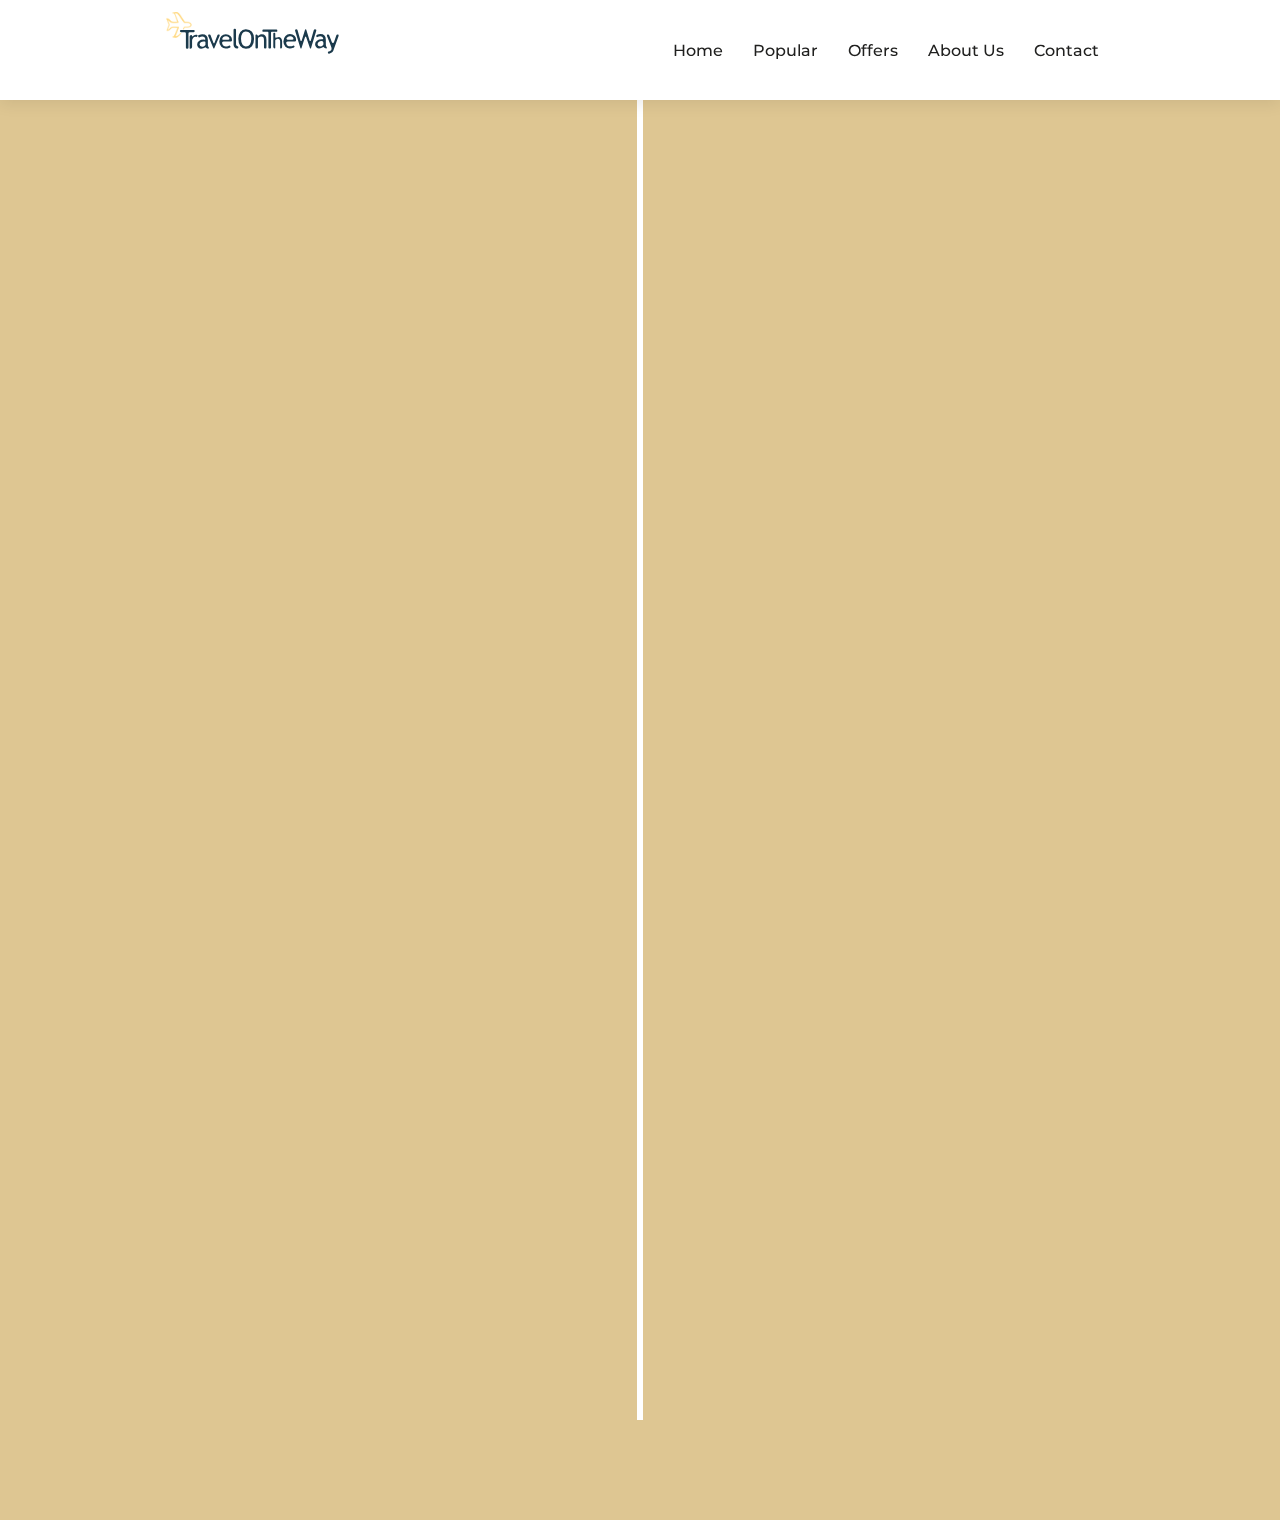
<file: iternary.html>
<!DOCTYPE html>
<html lang="en">
<head>
    <meta charset="UTF-8">
    <meta http-equiv="X-UA-Compatible" content="IE=edge">
    <meta name="viewport" content="width=device-width, initial-scale=1.0">
    <title>Bali Itinerary</title>
    <!--custom css link-->
    <link rel="stylesheet" type="text/css" href="css/iternary.css">
    <!--custom boxicons link-->
    <link rel="stylesheet" href="https://unpkg.com/boxicons@latest/css/boxicons.min.css">
    <!--custom google fonts link-->
    <link rel="preconnect" href="https://fonts.googleapis.com">
    <link rel="preconnect" href="https://fonts.gstatic.com" crossorigin>
    <link href="https://fonts.googleapis.com/css2?family=Montserrat:wght@300;400;500;600;700;800;900&display=swap" rel="stylesheet">
</head>
<body>

    <!--Start Header-->
    <header class="sticky">
        <a href="./afterSign.html" class="logo">
            <img src="img/towLogo.svg">
        </a>

        <ul class="navbar">
            <li><a href="./afterSign.html">Home</a></li>
            <li><a href="./afterSign.html">Popular</a></li>
            <li><a href="./afterSign.html">Offers</a></li>
            <li><a href="./afterSign.html">About Us</a></li>
            <li><a href="./afterSign.html">Contact</a></li>
        </ul>
    </header>
    <!--End Header-->

    <div class="timeline">
        <div class="container left-container">
            <img src="img/maps-and-flags.png" alt="">
            <div class="text-box">
                <h2>Bali</h2>
                <small>Description</small>
                <p>Dalam itinerari ini, kami akan memastikan Anda menikmati pengalaman tak terlupakan di Bali. 
                Bersiaplah untuk mengeksplorasi keajaiban alam, memanjakan lidah dengan kuliner khas Bali, dan 
                mengalami keramahan hangat penduduk lokal. Selamat datang di Bali, di mana petualangan menunggu Anda!</p>
                <span class="left-container-arrow"></span>
            </div>
        </div>

        <div class="container right-container">
            <img src="img/number-1.png" alt="">
            <div class="text-box">
                <h2>Hari Pertama</h2>
                <small>Description</small>
                <p><b>1. Pagi (8:00):</b><br>
                Tiba di Bandara Ngurah Rai dan transfer ke hotel.<br>
                <b>2. Siang (10:00):</b><br>
                Kunjungi Pura Tanah Lot (perjalanan sekitar 1 jam dari Bandara). <br>
                <b>3. Sore (14:00):</b><br> 
                Jelajahi Pantai Kuta dan nikmati matahari terbenam (perjalanan sekitar 30 menit dari Pura Tanah Lot).<br>
                <b>4. Malam (19:00):</b><br>
                Makan malam di warung makan lokal (waktu tergantung pada preferensi Anda).</p>
                <span class="right-container-arrow"></span>
            </div>
        </div>

        <div class="container left-container">
            <img src="img/number-2.png" alt="">
            <div class="text-box">
                <h2>Hari Ke Dua</h2>
                <small>Description</small>
                <p><b>1. Pagi (8:00):</b><br>
                    Kunjungi Pura Besakih (perjalanan sekitar 2 jam dari hotel).<br>
                    <b>2. Siang (11:00):</b><br>
                    Kunjungi Desa Ubud dan eksplorasi Monkey Forest (perjalanan sekitar 1 jam dari Pura Besakih).<br>
                    <b>3. Sore (15:00):</b><br> 
                    Jelajahi Tegalalang Rice Terrace (perjalanan sekitar 30 menit dari Desa Ubud).<br>
                    <b>4. Malam (19:00):</b><br>
                    Kembali ke hotel dan nikmati fasilitas hotel atau pijat Bali.</p>
                <span class="left-container-arrow"></span>
            </div>
        </div>

        <div class="container right-container">
            <img src="img/number-3.png" alt="">
            <div class="text-box">
                <h2>Hari Ke Tiga</h2>
                <small>Description</small>
                <p><b>1. Pagi (7:00):</b><br>
                    Persiapan check-out dari Hotel.<br>
                    <b>2. Pagi (8:30):</b><br>
                    Kunjungi Pura Ulun Danu Bratan (perjalanan sekitar 1,5 jam dari hotel).<br>
                    <b>3. Siang (10:30):</b><br> 
                    Kunjungi Pasar Tradisional Sukawati untuk belanja oleh-oleh (perjalanan sekitar 30 menit dari Pura Ulun Danu Bratan).<br>
                    <b>4. Siang (12:30):</b><br>
                    Makan siang di warung makan lokal (waktu tergantung pada preferensi Anda).<br>
                    <b>5. Siang (14:00):</b><br>
                    Menuju bandara untuk keberangkatan.<br>
                    <b>6. Sore (16:00):</b><br>
                    Berangkat ke tempat asal</p>
                <span class="right-container-arrow"></span>
            </div>
        </div>
    </div>

    <!--custom js link-->
    <script type="text/JavaScript" src="js/script.js"></script>
</body>
</html>
</file>
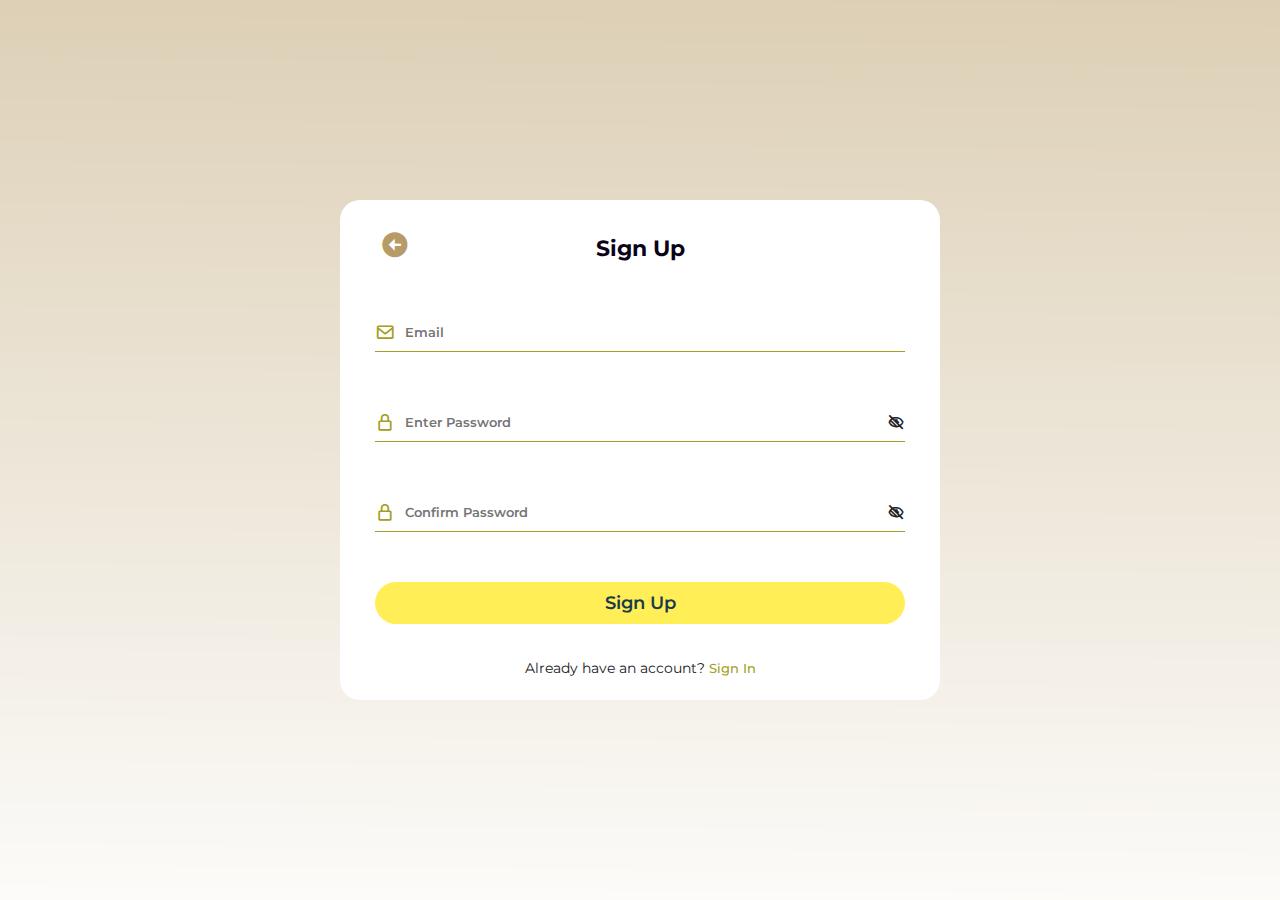
<file: regist.html>
<!DOCTYPE html>
<html lang="en">
<head>
    <meta charset="UTF-8">
    <meta http-equiv="X-UA-Compatible" content="IE=edge">
    <meta name="viewport" content="width=device-width, initial-scale=1.0">
    <title>Sign Up</title>
    <!--custom css link-->
    <link rel="stylesheet" type="text/css" href="css/style.css">
    <!--custom boxicons link-->
    <link rel="stylesheet" href="https://unpkg.com/boxicons@latest/css/boxicons.min.css">
    <!--custom google fonts link-->
    <link rel="preconnect" href="https://fonts.googleapis.com">
    <link rel="preconnect" href="https://fonts.gstatic.com" crossorigin>
    <link href="https://fonts.googleapis.com/css2?family=Montserrat:wght@300;400;500;600;700;800;900&display=swap" rel="stylesheet">
</head>
<body>
    <!--Start Home-->
    <section class="home show" id="home">
        <!--Sign In & Register-->
        <div class="form_container">
            <a href="./index.html"><i class='bx bxs-left-arrow-circle form_back'></i></a>
            <!--Sign Up Form-->
            <div class="form login_form">
                <form action="#">
                    <h2>Sign Up</h2>

                    <div class="input_box">
                        <input type="email" placeholder="Email" required>
                        <i class='bx bx-envelope email'></i>
                    </div>

                    <div class="input_box">
                        <input type="password" placeholder="Enter Password" required>
                        <i class='bx bx-lock-alt password'></i>
                        <i class='bx bx-low-vision pw_hide'></i>
                    </div>

                    <div class="input_box">
                        <input type="password" placeholder="Confirm Password" required>
                        <i class='bx bx-lock-alt password'></i>
                        <i class='bx bx-low-vision pw_hide'></i>
                    </div>

                    <button class="button"><a href="./afterSign.html" class="sign-btn">Sign Up</a></button>

                    <div class="login_signup">
                        Already have an account? <a href="./signIn.html" id="signin">Sign In</a>
                    </div>
                </form>
            </div>
        </div>
    </section>

    <!--End Home-->
</body>
</html>
</file>
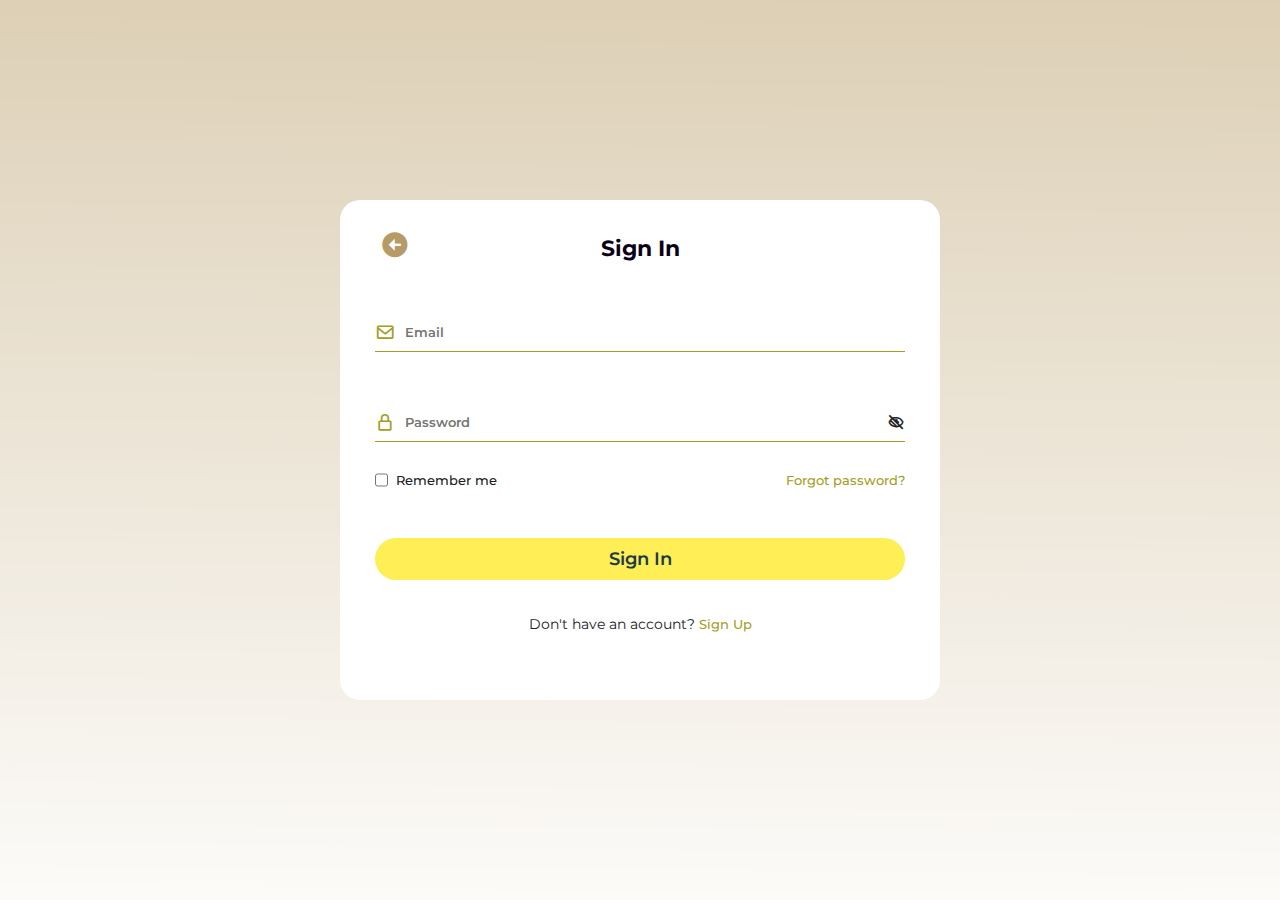
<file: signIn.html>
<!DOCTYPE html>
<html lang="en">
<head>
    <meta charset="UTF-8">
    <meta http-equiv="X-UA-Compatible" content="IE=edge">
    <meta name="viewport" content="width=device-width, initial-scale=1.0">
    <title>Sign In</title>
    <!--custom css link-->
    <link rel="stylesheet" type="text/css" href="css/style.css">
    <!--custom boxicons link-->
    <link rel="stylesheet" href="https://unpkg.com/boxicons@latest/css/boxicons.min.css">
    <!--custom google fonts link-->
    <link rel="preconnect" href="https://fonts.googleapis.com">
    <link rel="preconnect" href="https://fonts.gstatic.com" crossorigin>
    <link href="https://fonts.googleapis.com/css2?family=Montserrat:wght@300;400;500;600;700;800;900&display=swap" rel="stylesheet">
</head>
<body>
    <!--Start Home-->
    <section class="home show" id="home">
        <!--Sign In & Register-->
        <div class="form_container">
            <a href="./index.html"><i class='bx bxs-left-arrow-circle form_back'></i></a>
            <!--Sign In Form-->
            <div class="form login_form">
                <form action="#">
                    <h2>Sign In</h2>

                    <div class="input_box">
                        <input type="email" placeholder="Email" required>
                        <i class='bx bx-envelope email'></i>
                    </div>

                    <div class="input_box">
                        <input type="password" placeholder="Password" required>
                        <i class='bx bx-lock-alt password'></i>
                        <i class='bx bx-low-vision pw_hide'></i>
                    </div>

                    <div class="option_field">
                        <span class="checkbox">
                            <input type="checkbox" id="check">
                            <label for="check">Remember me</label>
                        </span>
                        <a href="#" class="forgot_pw">Forgot password?</a>
                    </div>

                    <button class="button"><a href="./afterSign.html" class="sign-btn">Sign In</a></button>

                    <div class="login_signup">
                        Don't have an account? <a href="./regist.html" id="signup">Sign Up</a>
                    </div>
                </form>
            </div>
        </div>
    </section>

    <!--End Home-->
</body>
</html>
</file>
<file: css/iternary.css>
* {
    padding: 0;
    margin: 0;
    box-sizing: border-box;
    font-family: 'Montserrat', sans-serif;
    list-style: none;
    text-decoration: none;
    scroll-behavior: smooth;
}

:root {
    --bg-color: #ffffff;
    --bg2-color: #dec692;
    --text-color: #20201f;
    --second-color: #B09156;
    --main-color: #1B3A4C;
    --third-color: #FFEE55;
    --fourth-color: #a49e23;
    --big-font: 3.8rem;
    --h2-font: 2.6rem;
    --p-font: 1rem;
}

body {
    background: var(--bg2-color);
}

/*Header*/
header {
    position: fixed;
    width: 100%;
    top: 0;
    right: 0;
    z-index: 1000;
    display: flex;
    align-items: center;
    justify-content: space-between;
    background: transparent;
    padding: 23px 13%;
    transition: all .40s ease;
}

.logo img {
    height: auto;
    width: 180px;
    max-width: 100%;
}

.navbar {
    display: flex;
}

.navbar a {
    color: var(--text-color);
    font-weight: 500;
    font-size: var(--p-font);
    padding: 10px 15px;
    transition: all .40s ease;
}

.navbar a:hover {
    color: var(--second-color);
}

.signBtn a {
    color: var(--bg-color);
    font-weight: 500;
    font-size: var(--p-font);
    padding: 10px 15px;
    transition: all .40s ease;
}

.signBtn a:hover {
    color: var(--fourth-color);
}

header.sticky {
    background: var(--bg-color);
    padding: 12px 13%;
    box-shadow: 0px 4px 15px rgb(0 0 0 / 8%);
}
/*Header*/

/*TImeline*/
.timeline {
    position: relative;
    max-width: 1200px;
    margin: 100px auto;   
}

.container {
    padding: 10px 50px;
    position: relative;
    width: 50%;
    animation: movedown 1s forwards;
    opacity: 0;
}

@keyframes movedown {
    0% {
        opacity: 1;
        transform: translateY(-30px);
    }
    100% {
        opacity: 1;
        transform: translateY(0px);
    }
}

.container:nth-child(1){
    animation-delay: 0s;
}
.container:nth-child(2){
    animation-delay: 1s;
}
.container:nth-child(3){
    animation-delay: 2s;
}
.container:nth-child(4){
    animation-delay: 3s;
}

.text-box {
    padding: 20px 30px;
    background: var(--bg-color);
    position: relative;
    border-radius: 8px;
    font-size: 15px;
}

.left-container {
    left : 0;
}

.right-container {
    left: 50%;
}

.container img {
    position: absolute;
    width: 40px;
    border-radius: 50%;
    right: -20px;
    top: 32px;
    z-index: 10;
}

.right-container img {
    left: -20px;
}

.timeline::after {
    content: '';
    position: absolute;
    width: 6px;
    height: 100%;
    background: #ffffff;
    top: 0;
    left: 50%;
    margin-left: -3px;
    z-index: -1;
    animation: moveline 6s forwards;
}

@keyframes moveline {
    0% {
        height: 0;
    }
    100% {
        height: 100%;
    }
}

.text-box h2 {
    font-weight: 600;
}

.text-box small {
    display: inline-block;
    margin-bottom: 15px;
}

.left-container-arrow {
    height: 0;
    width: 0;
    position: absolute;
    top: 28px;
    z-index: 1;
    border-top: 15px solid transparent;
    border-bottom: 15px solid transparent;
    border-left: 15px solid #ffffff;
    right: -15px;
}

.right-container-arrow {
    height: 0;
    width: 0;
    position: absolute;
    top: 28px;
    z-index: 1;
    border-top: 15px solid transparent;
    border-bottom: 15px solid transparent;
    border-right: 15px solid #ffffff;
    left: -15px;
}

@media screen and (max-width: 600px){
    
    .timeline{
        margin: 50px auto;
    }
    .timeline::after {
        left: 31px;
    }
    .container {
        width: 100%;
        padding-left: 80px;
        padding-right: 25px;
    }
    .text-box {
        font-size: 13px;
    }
    .text-box small {
        margin-bottom: 10px;
    }
    .right-container {
        left: 0;
    }

    .left-container img, .right-container img {
        left: 10px;
    }

    .left-container-arrow, .right-container-arrow {
        border-right: 15px solid #fff;
        border-left: 0;
        left: -15px;
    }
}
</file>
<file: css/style.css>
* {
    padding: 0;
    margin: 0;
    box-sizing: border-box;
    font-family: 'Montserrat', sans-serif;
    list-style: none;
    text-decoration: none;
    scroll-behavior: smooth;
}

:root {
    --bg-color: #ffffff;
    --text-color: #20201f;
    --second-color: #B09156;
    --main-color: #1B3A4C;
    --third-color: #FFEE55;
    --fourth-color: #a49e23;
    --big-font: 3.8rem;
    --h2-font: 2.6rem;
    --p-font: 1rem;
}

body {
    background: var(--bg-color);
    color: var(--text-color);
}

header {
    position: fixed;
    width: 100%;
    top: 0;
    right: 0;
    z-index: 1000;
    display: flex;
    align-items: center;
    justify-content: space-between;
    background: transparent;
    padding: 23px 13%;
    transition: all .40s ease;
}

.logo img {
    height: auto;
    width: 180px;
    max-width: 100%;
}

.navbar {
    display: flex;
}

.navbar a {
    color: var(--text-color);
    font-weight: 500;
    font-size: var(--p-font);
    padding: 10px 15px;
    transition: all .40s ease;
}

.navbar a:hover {
    color: var(--second-color);
}

.signBtn a {
    color: var(--bg-color);
    font-weight: 500;
    font-size: var(--p-font);
    padding: 10px 15px;
    transition: all .40s ease;
}

.signBtn a:hover {
    color: var(--fourth-color);
}

section {
    padding: 60px 13%;
}

.home {
    position: relative;
    height: 100vh;
    width: 100%;
    background: url(../img/back.png);
    background-size: cover;
    background-position: center;
    display: grid;
    grid-template-columns: repeat(2, 1fr);
    gap: 1rem;
    align-items: center;
}

.home-text h1 {
    font-size: var(--big-font);
    margin: 15px 0 15px;
    color: var(--fourth-color);
}

.home-text h6 {
    color: var(--text-color);
    font-size: 18px;
    font-weight: 600;
    letter-spacing: 2px;
}

.home-text p {
    color: var(--main-color);
    font-size: var(--p-font);
    font-weight: 500;
    margin-bottom: 48px;
}

.latter form {
    width: 100%;
    max-width: 460px;
    position: relative;
}

.latter form input:first-child {
    display: inline-block;
    width: 100%;
    outline: none;
    padding: 16px 140px 16px 15px;
    border: 2px solid var(--third-color);
    border-radius: 30px;
}

.latter form input:last-child {
    position: absolute;
    display: inline-block;
    border: none;
    outline: none;
    background: var(--third-color);
    color: var(--main-color);
    padding: 16px 40px;
    border-radius: 30px;
    cursor: pointer;
    top: 1px;
    right: 1px;
}

.home-img img {
    height: auto;
    width: 100%;
}

header.sticky {
    background: var(--bg-color);
    padding: 12px 13%;
    box-shadow: 0px 4px 15px rgb(0 0 0 / 8%);
}

.center-text {
    text-align: center;
}

.center-text h5 {
    color: var(--main-color);
    font-size: 16px;
    font-weight: 600;
    letter-spacing: 1px;
    margin-bottom: 20px;
}

.center-text h2 {
    font-size: var(--h2-font);
    line-height: 1.2;
}

.categories-content {
    display: grid;
    grid-template-columns: repeat(auto-fit, minmax(300px, auto));
    gap: 1.5rem;
    align-items: center;
    cursor: pointer;
    text-align: center;
    margin-top: 4rem;
}

.box img {
    height: auto;
    width: 110px;
    margin-bottom: 20px;
}

.box {
    padding: 25px 60px;
    border: 1px solid #e9ecef;
    border-radius: 20px;
    box-shadow: -11.729px -11.729px 32px rgb(255 255 255 / 15%);
    transition: all .40s ease;
}

.box:hover {
    transform: translateY(-15px);
}

.box h3 {
    font-size: 20px;
    font-weight: 700;
    margin-bottom: 30px;
    line-height: 1.3;
    transition: all .40s ease;
}

.box h3:hover {
    color: var(--fourth-color);
}

.box p {
    font-size: var(--p-font);
    color: var(--second-color);
    font-weight: 500;
}

.main-btn {
    text-align: center;
    margin-top: 6rem;
}

.budget-btn {
    text-align: left;
    margin-top: 5rem;
}

.budgetBtn {
    display: inline-block;
    padding: 20px 40px;
    font-size: 20px;
    font-weight: 600;
    background: var(--second-color);
    color: var(--bg-color);
    border-radius: 30px;
    transition: all .30s ease;
}

.btn {
    display: inline-block;
    padding: 15px 30px;
    font-size: var(--p-font);
    font-weight: 700;
    background: var(--third-color);
    color: var(--main-color);
    border-radius: 30px;
    transition: all .40s ease;
}

.btn:hover {
    transform: scale(0.9) translateY(-5px);
}

.offers {
    background: url(../img/back.png);
    background-size: cover;
    background-position: center;
}

.offers-content {
    display: grid;
    grid-template-columns: repeat(auto-fit, minmax(320px, auto));
    gap: 1.5rem;
    align-items: center;
    margin-top: 3rem;
    cursor: pointer;
    border-radius: 15px;
}

.row {
    background: var(--bg-color);
    padding: 0px 0px 10px 0px;
    border-radius: 20px;
    box-shadow: 0px 5px 40px rgb(19 8 72 / 13%);
    transition: all .40s ease;
}

.row:hover {
    transform: translateY(-15px);
}

.row img {
    width: 100%;
    height: 320px;
    object-fit: cover;
    border-radius: 15px 15px 0px 0px;
}

.offers-text {
    padding: 35px 20px;
}

.offers-text h5 {
    color: var(--fourth-color);
    font-size: 18px;
    font-weight: 700;
}

.offers-text h3 {
    font-size: 24px;
    font-weight: 700;
    line-height: 34px;
    margin: 15px 0px 15px;
    transition: all .40s ease;
}

.offers-text h3:hover {
    color: var(--second-color);
}

.offers-text h6 {
    color: #696969;
    font-size: var(--p-font);
    font-weight: 400;
    line-height: 30px;
    letter-spacing: 1px;
    margin-bottom: 30px;
}

.rating {
    display: flex;
    align-items: center;
    flex-wrap: wrap;
    justify-content: space-between;
}

.star i {
    color: var(--third-color);
    margin-right: 2px;
    font-size: 17px;
}

.review p{
    color: #696969;
    font-size: var(--p-font);
    font-weight: 400;
    letter-spacing: 1px;
}

.about {
    background: var(--bg-color);
    background-size: cover;
    background-position: center;
    display: grid;
    grid-template-columns: repeat(2, 1fr);
    gap: 2rem;
    align-items: center;
}

.about-img img {
    width: 100%;
    height: auto;
}

.about-text h2 {
    font-size: var(--h2-font);
    line-height: 1.2;
    margin-bottom: 20px;
}

.about-text p {
    font-size: var(--p-font);
    color: var(--main-color);
    font-weight: 500;
    line-height: 30px;
    margin-bottom: 30px;
}

.about-text h4 {
    font-size: 20px;
    margin-bottom: 10px;
}

.about-text h5 {
    font-size: 20px;
    margin-bottom: 40px;
}

.contact {
    padding: 60px 13%;
    background: var(--main-color);
}

.main-contact {
    display: grid;
    grid-template-columns: repeat(auto-fit, minmax(200px, auto));
    gap: 2rem;
}

.contact-content img {
    height: auto;
    width: 300px;
    max-width: 100%;
    margin-bottom: 20px;
}

.contact-content li {
    margin-bottom: 18px;
}

.contact-content li a {
    display: block;
    color : var(--bg-color);
    font-weight: 500;
    font-size: 15px;
    transition: all .40s ease;
}

.contact-content li a:hover {
    transform: translateX(10px);
    color: var(--fourth-color);
}

.last-text {
    text-align: center;
    padding: 18px;
    background: var(--main-color);
    color: var(--bg-color);
    font-size: 15px;
    font-weight: 500;
    letter-spacing: 1px;
}

@media (max-width: 1410px) {
    header {
        padding: 10px 3%;
        transition: .2s;
    }
    header.sticky {
        padding: 70px 3%;
        transition: .2s;
    }
    .container {
        padding: 70px 3%;
        transition: .2s;
    }
    .contact {
        padding: 60px 3%;
        transition: .2s;
    }
}

@media (max-width: 1050px) {
    :root {
        --big-font: 3.2rem;
        --h2-font: 2rem;
        --p-font: 1rem;
        transition: .1s;
    }
    .home {
        height: 84vh;
    }
}

@media (max-width: 1050px) {
    #menu-icon {
        display: block;
    }
    .navbar {
        position: absolute;
        top: 100%;
        right: -100%;
        width: 300px;
        height: 110vh;
        background: var(--main-color);
        display: flex;
        flex-direction: column;
        align-items: center;
        padding: 170px, 30px;
        transition: all .40s ease;
    }
    .navbar a {
        display: block;
        margin: 1.3rem 0;
        color: var(--bg-color);
    }
    .navbar a:hover {
        color: var(--main-color);
        transform: translateY(-5px);
    }
    .navbar.open {
        right: 0;
    }
}

@media (max-width: 890px) {
    .home {
        height: 150vh;
        grid-template-columns: 1fr;
        gap: 1rem;
    }
    .home-text {
        padding-top: 20px;
    }
    .home-img {
        text-align: center;
    }
    .home-img img {
        height: auto;
        width: 100%;
    }
    .about {
        grid-template-columns: 1fr;
        gap: 1rem;
    }
}

@media (max-width: 600px) {
    .home {
        height: 120vh;
    }
}

.signBtn {
    display: inline-block;
    padding: 10px 20px;
    font-size: 15px;
    font-weight: 500;
    background: var(--main-color);
    color: var(--bg-color);
    border-radius: 30px;
    transition: all 0.3s ease 0s;
    cursor: pointer;
    border: none;
}

/*Log In & Register CSS*/

.form_container {
    position: absolute;
    max-width: 600px;
    width: 100%;
    top: 50%;
    left: 50%;
    transform: translate(-50%, -50%);
    z-index: 101;
    background: #ffffff;
    padding: 35px;
    border-radius: 20px;
    box-shadow: rgba(0, 0, 0, 0.1);
    opacity: 0;
    pointer-events: none;
    height: 500px;
}

.home.show .form_container {
    opacity: 1;
    pointer-events: auto;
}

.signUp_form {
    display: none;
}
/*
.form_close {
    position: absolute;
    top: 10px;
    right: 20px;
    color: #0b0217;
    font-size: 22px;
    opacity: 0.7;
    cursor: pointer;
}
*/
.form_container h2 {
    font-size: 22px;
    color: #0b0217;
    text-align: center;
}

.input_box {
    position: relative;
    margin-top: 50px;
    width: 100%;
    height: 40px;
}

.input_box input {
    height: 100%;
    width: 100%;
    border: none;
    outline: none;
    padding: 0 30px;
    color: #20201f;
    transition: all 0.2s ease;
    border-bottom: 1.5px solid #a49e23;
    font-weight: 600;
}

.input_box input:focus {
    border-color: #1B3A4C;
}

.input_box i {
    position: absolute;
    top: 50%;
    transform: translateY(-50%);
    font-size: 20px;
}

.input_box i.email,
.input_box i.password {
    left: 0;
    color: #a49e23;
}

.input_box input:focus~i.email,
.input_box input:focus~i.password {
    color: #1B3A4C;
}

.input_box i.pw_hide {
    right: 0;
    font-size: 18px;
}

.option_field {
    margin-top: 30px;
    display: flex;
    align-items: center;
    justify-content: space-between;
}

.form_container a {
    color: #a49e23;
    font-size: 13px;
    font-weight: 500;
}

.form_container a:hover {
    text-decoration: underline;
}

.checkbox {
    display: flex;
    column-gap: 8px;
    white-space: nowrap;
    
}

.checkbox input {
    accent-color: #a49e23;
}

.checkbox label {
    font-size: 13px;
    font-weight: 500;
    cursor: pointer;
    user-select: none;
    color: #20201f;
}

.form_container .button {
    background-color: #FFEE55;
    margin-top: 50px;
    width: 100%;
    padding: 10px 0;
    border-radius: 50px;
    border: none;
    font-size: 15px;
    font-weight: 600;
}

.form_container .button a {
    color: #1B3A4C;
    font-size: 18px;
    font-weight: 600;
}

.form_container .button a:hover {
    text-decoration: none;
    color: #B09156;
    transition: all 0.2s ease;
}

.login_signup {
    font-size: 14px;
    text-align: center;
    margin-top: 35px;
    font-weight: 400;
}

.form_back {
    position: absolute;
    top: 30px;
    left: 40px;
    color: #B09156;
    font-size: 30px;
    opacity: 0.9;
    cursor: pointer;
}
</file>
